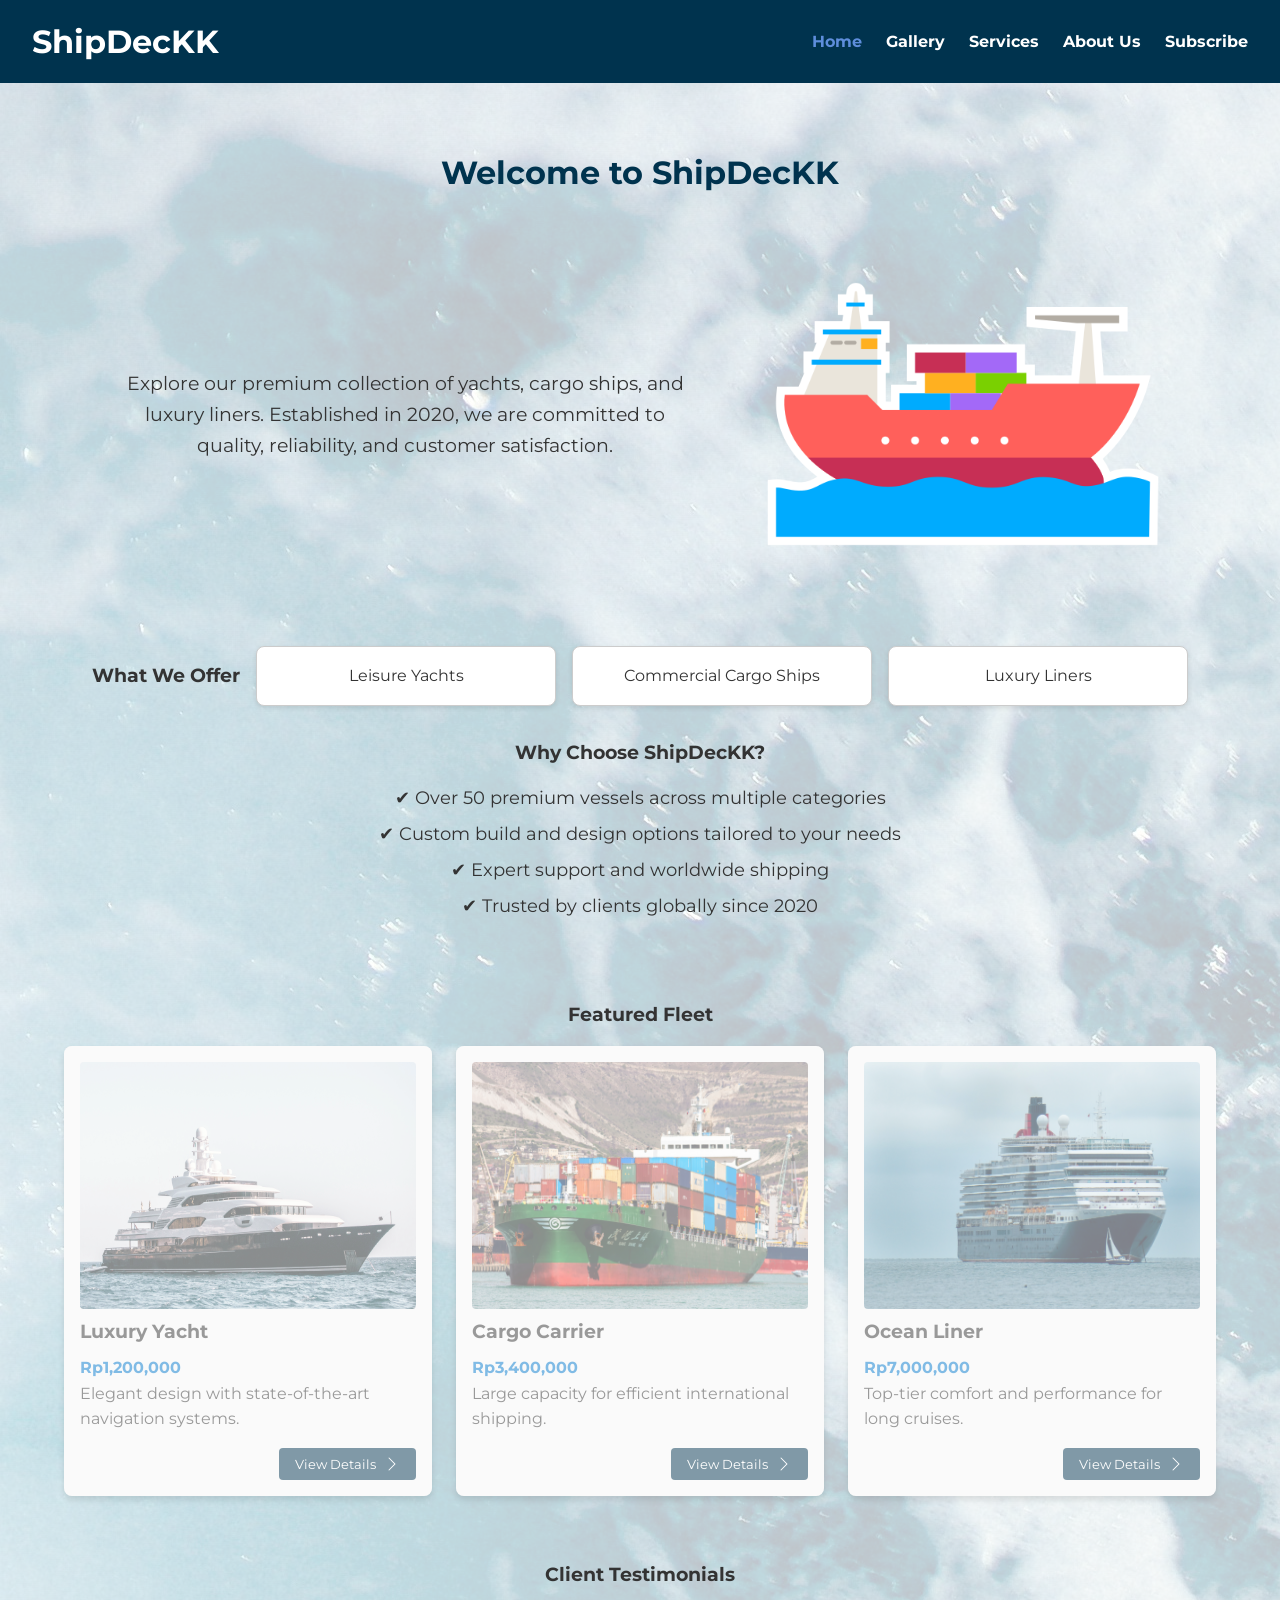
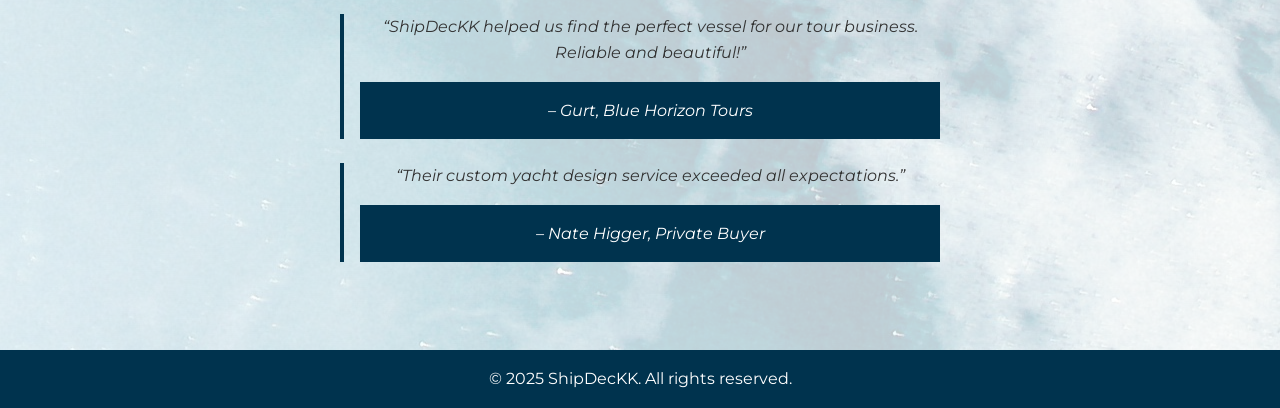
<file: index.html>
<!DOCTYPE html>
<html lang="en">
<head>
  <meta charset="UTF-8">
  <meta name="viewport" content="width=device-width, initial-scale=1.0">
  <title>ShipDecKK - Home</title>
  <link rel="stylesheet" href="css/styles.css"><link rel="preconnect" href="https://fonts.googleapis.com">
  <link rel="preconnect" href="https://fonts.gstatic.com" crossorigin>
  <link href="https://fonts.googleapis.com/css2?family=Montserrat:ital,wght@0,100..900;1,100..900&family=Poppins:ital,wght@0,100;0,200;0,300;0,400;0,500;0,600;0,700;0,800;0,900;1,100;1,200;1,300;1,400;1,500;1,600;1,700;1,800;1,900&family=Roboto:ital,wght@0,100..900;1,100..900&display=swap" rel="stylesheet">
</head>
<body>
  <header>
    <h1>ShipDecKK</h1>
    <div class="nav-toggle" id="navToggle">
      <span></span>
      <span></span>
      <span></span>
    </div>
    <nav>
      <ul id="navMenu">
        <li><a href="index.html" class="active">Home</a></li>
        <li><a href="gallery.html">Gallery</a></li>
        <li><a href="services.html">Services</a></li>
        <li><a href="about.html">About Us</a></li>
        <li><a href="subscribe.html">Subscribe</a></li>
      </ul>
    </nav>
  </header>

  <main class="home-main">
    <section class="intro">
      <h2>Welcome to ShipDecKK</h2>
      <div class="intro-contents">
        <p>Explore our premium collection of yachts, cargo ships, and luxury liners. Established in 2020, we are committed to quality, reliability, and customer satisfaction.</p>
        <img src="assets/home/intro.png" alt="ShipDecKK Intro Image" class="intro-image">
      </div>
    </section>

    <section class="categories">
      <h3>What We Offer</h3>
      <div class="card">Leisure Yachts</div>
      <div class="card">Commercial Cargo Ships</div>
      <div class="card">Luxury Liners</div>
    </section>

    <section class="why-choose-us">
      <h3>Why Choose ShipDecKK?</h3>
      <ul>
        <li>✔ Over 50 premium vessels across multiple categories</li>
        <li>✔ Custom build and design options tailored to your needs</li>
        <li>✔ Expert support and worldwide shipping</li>
        <li>✔ Trusted by clients globally since 2020</li>
      </ul>
    </section>
    
    <section class="featured-fleet">
      <h3>Featured Fleet</h3>
      <div class="gallery-grid">
        <div class="ship-card">
          <img src="assets/gallery/ship1.jpg" alt="Luxury Yacht">
          <div class="ship-info">
            <h3>Luxury Yacht</h3>
            <p class="price">Rp1,200,000</p>
            <p>Elegant design with state-of-the-art navigation systems.</p>
          </div>
          <button type="button" class="view-details-btn">View Details<svg xmlns="http://www.w3.org/2000/svg" width="16" height="16" fill="currentColor" class="bi bi-chevron-right" viewBox="0 0 16 16">
          <path fill-rule="evenodd" d="M4.646 1.646a.5.5 0 0 1 .708 0l6 6a.5.5 0 0 1 0 .708l-6 6a.5.5 0 0 1-.708-.708L10.293 8 4.646 2.354a.5.5 0 0 1 0-.708"/>
          </svg></button>
        </div>
        <div class="ship-card">
          <img src="assets/gallery/ship2.jpg" alt="Cargo Carrier">
          <div class="ship-info">
            <h3>Cargo Carrier</h3>
            <p class="price">Rp3,400,000</p>
            <p>Large capacity for efficient international shipping.</p>
          </div>
          <button type="button" class="view-details-btn">View Details<svg xmlns="http://www.w3.org/2000/svg" width="16" height="16" fill="currentColor" class="bi bi-chevron-right" viewBox="0 0 16 16">
          <path fill-rule="evenodd" d="M4.646 1.646a.5.5 0 0 1 .708 0l6 6a.5.5 0 0 1 0 .708l-6 6a.5.5 0 0 1-.708-.708L10.293 8 4.646 2.354a.5.5 0 0 1 0-.708"/>
          </svg></button>
        </div>
        <div class="ship-card">
          <img src="assets/gallery/ship3.jpg" alt="Ocean Liner">
          <div class="ship-info">
            <h3>Ocean Liner</h3>
            <p class="price">Rp7,000,000</p>
            <p>Top-tier comfort and performance for long cruises.</p>
          </div>
          <button type="button" class="view-details-btn">View Details<svg xmlns="http://www.w3.org/2000/svg" width="16" height="16" fill="currentColor" class="bi bi-chevron-right" viewBox="0 0 16 16">
          <path fill-rule="evenodd" d="M4.646 1.646a.5.5 0 0 1 .708 0l6 6a.5.5 0 0 1 0 .708l-6 6a.5.5 0 0 1-.708-.708L10.293 8 4.646 2.354a.5.5 0 0 1 0-.708"/>
          </svg></button>
        </div>
      </div>
    </section>
    
    <section class="testimonials">
      <h3>Client Testimonials</h3>
      <blockquote>
        “ShipDecKK helped us find the perfect vessel for our tour business. Reliable and beautiful!”  
        <footer>– Gurt, Blue Horizon Tours</footer>
      </blockquote>
      <blockquote>
        “Their custom yacht design service exceeded all expectations.”  
        <footer>– Nate Higger, Private Buyer</footer>
      </blockquote>
    </section>
  </main>

  <footer>
    <p>&copy; 2025 ShipDecKK. All rights reserved.</p>
  </footer>
  <script src="js/script.js"></script>
</body>
</html>
</file>
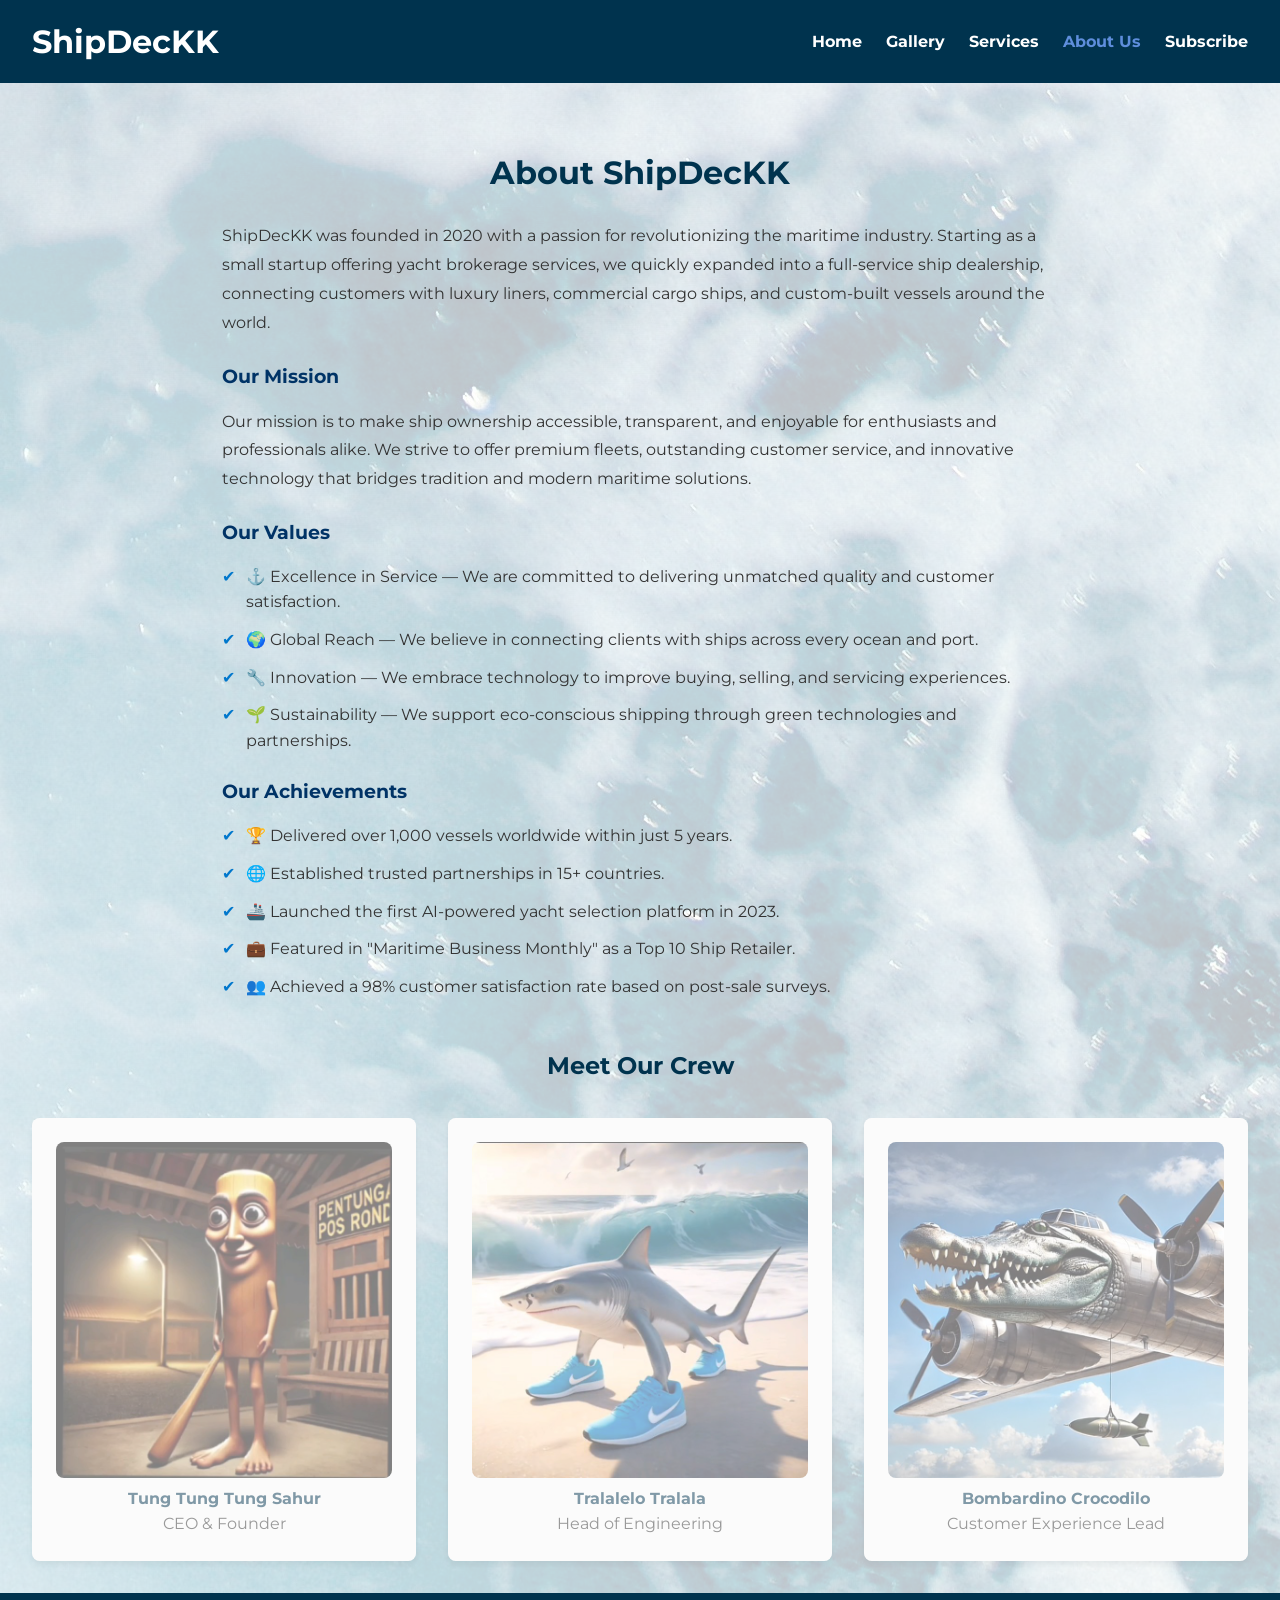
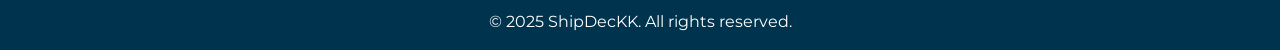
<file: about.html>
<!DOCTYPE html>
<html lang="en">
<head>
  <meta charset="UTF-8">
  <meta name="viewport" content="width=device-width, initial-scale=1.0">
  <title>ShipDecKK - About Us</title>
  <link rel="stylesheet" href="css/styles.css"><link rel="preconnect" href="https://fonts.googleapis.com">
  <link rel="preconnect" href="https://fonts.gstatic.com" crossorigin>
  <link href="https://fonts.googleapis.com/css2?family=Montserrat:ital,wght@0,100..900;1,100..900&family=Poppins:ital,wght@0,100;0,200;0,300;0,400;0,500;0,600;0,700;0,800;0,900;1,100;1,200;1,300;1,400;1,500;1,600;1,700;1,800;1,900&family=Roboto:ital,wght@0,100..900;1,100..900&display=swap" rel="stylesheet">
</head>
<body>
  <header>
    <h1>ShipDecKK</h1>
    <div class="nav-toggle" id="navToggle">
      <span></span>
      <span></span>
      <span></span>
    </div>
    <nav>
      <ul id="navMenu">
        <li><a href="index.html">Home</a></li>
        <li><a href="gallery.html">Gallery</a></li>
        <li><a href="services.html">Services</a></li>
        <li><a href="about.html" class="active">About Us</a></li>
        <li><a href="subscribe.html">Subscribe</a></li>
      </ul>
    </nav>
  </header>

  <main>
    <section class="about-overview">
      <h2>About ShipDecKK</h2>
      <p class="about-paragraph">
        ShipDecKK was founded in 2020 with a passion for revolutionizing the maritime industry. Starting as a small startup offering yacht brokerage services, we quickly expanded into a full-service ship dealership, connecting customers with luxury liners, commercial cargo ships, and custom-built vessels around the world.
      </p>
    
      <h3>Our Mission</h3>
      <p class="about-paragraph">
        Our mission is to make ship ownership accessible, transparent, and enjoyable for enthusiasts and professionals alike. We strive to offer premium fleets, outstanding customer service, and innovative technology that bridges tradition and modern maritime solutions.
      </p>
    
      <h3>Our Values</h3>
      <ul class="values-list">
        <li>⚓ Excellence in Service — We are committed to delivering unmatched quality and customer satisfaction.</li>
        <li>🌍 Global Reach — We believe in connecting clients with ships across every ocean and port.</li>
        <li>🔧 Innovation — We embrace technology to improve buying, selling, and servicing experiences.</li>
        <li>🌱 Sustainability — We support eco-conscious shipping through green technologies and partnerships.</li>
      </ul>
    
      <h3>Our Achievements</h3>
      <ul class="achievements-list">
        <li>🏆 Delivered over 1,000 vessels worldwide within just 5 years.</li>
        <li>🌐 Established trusted partnerships in 15+ countries.</li>
        <li>🚢 Launched the first AI-powered yacht selection platform in 2023.</li>
        <li>💼 Featured in "Maritime Business Monthly" as a Top 10 Ship Retailer.</li>
        <li>👥 Achieved a 98% customer satisfaction rate based on post-sale surveys.</li>
      </ul>
    </section>

    <section class="team">
      <h2>Meet Our Crew</h2>
      <div class="team-grid">
        <div class="team-member">
          <img src="assets/about/Tung Tung Tung Sahur.jpg" alt="Tung Tung Tung Sahur">
          <h4>Tung Tung Tung Sahur</h4>
          <p>CEO & Founder</p>
        </div>
        <div class="team-member">
          <img src="assets/about/Tralalelo Tralala.jpg" alt="Tralalelo Tralala">
          <h4>Tralalelo Tralala</h4>
          <p>Head of Engineering</p>
        </div>
        <div class="team-member">
          <img src="assets/about/Bombardino Crocodilo.jpg" alt="Bombardino Crocodilo">
          <h4>Bombardino Crocodilo</h4>
          <p>Customer Experience Lead</p>
        </div>
      </div>
    </section>
  </main>

  <footer>
    <p>&copy; 2025 ShipDecKK. All rights reserved.</p>
  </footer>
  
  <script defer src="js/script.js"></script>
</body>
</html>
</file>
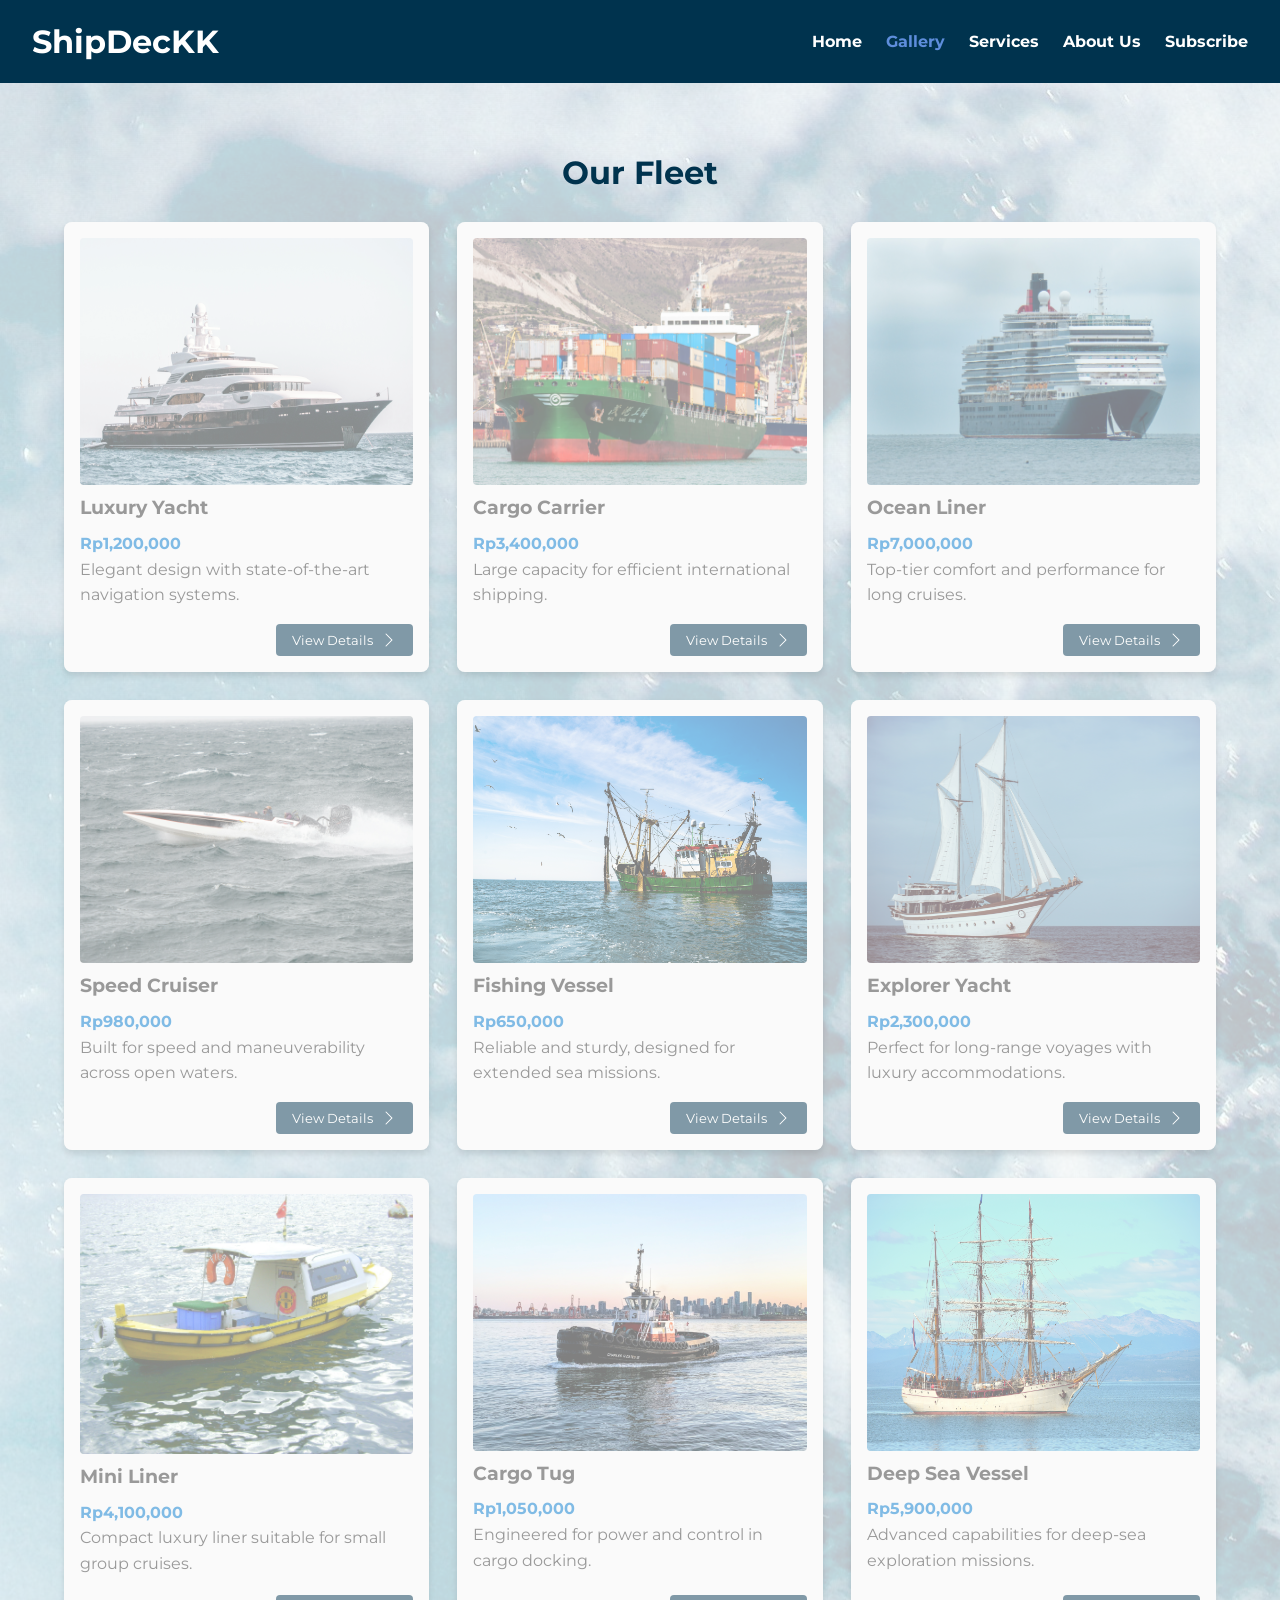
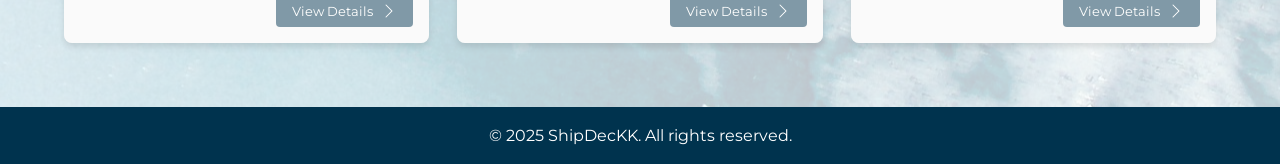
<file: gallery.html>
<!DOCTYPE html>
<html lang="en">
<head>
  <meta charset="UTF-8">
  <meta name="viewport" content="width=device-width, initial-scale=1.0">
  <title>ShipDecKK - Gallery</title>
  <link rel="stylesheet" href="css/styles.css"><link rel="preconnect" href="https://fonts.googleapis.com">
  <link rel="preconnect" href="https://fonts.gstatic.com" crossorigin>
  <link href="https://fonts.googleapis.com/css2?family=Montserrat:ital,wght@0,100..900;1,100..900&family=Poppins:ital,wght@0,100;0,200;0,300;0,400;0,500;0,600;0,700;0,800;0,900;1,100;1,200;1,300;1,400;1,500;1,600;1,700;1,800;1,900&family=Roboto:ital,wght@0,100..900;1,100..900&display=swap" rel="stylesheet">
</head>
<body>
  <header>
    <h1>ShipDecKK</h1>
    <div class="nav-toggle" id="navToggle">
      <span></span>
      <span></span>
      <span></span>
    </div>
    <nav>
      <ul id="navMenu">
        <li><a href="index.html">Home</a></li>
        <li><a href="gallery.html" class="active">Gallery</a></li>
        <li><a href="services.html">Services</a></li>
        <li><a href="about.html">About Us</a></li>
        <li><a href="subscribe.html">Subscribe</a></li>
      </ul>
    </nav>
  </header>

  <main>
    <section class="gallery">
      <h2>Our Fleet</h2>
      <div class="gallery-grid">
        <div class="ship-card">
          <img src="assets/gallery/ship1.jpg" alt="Luxury Yacht">
          <div class="ship-info">
            <h3>Luxury Yacht</h3>
            <p class="price">Rp1,200,000</p>
            <p>Elegant design with state-of-the-art navigation systems.</p>
          </div>
          <button type="button" class="view-details-btn">View Details<svg xmlns="http://www.w3.org/2000/svg" width="16" height="16" fill="currentColor" class="bi bi-chevron-right" viewBox="0 0 16 16">
          <path fill-rule="evenodd" d="M4.646 1.646a.5.5 0 0 1 .708 0l6 6a.5.5 0 0 1 0 .708l-6 6a.5.5 0 0 1-.708-.708L10.293 8 4.646 2.354a.5.5 0 0 1 0-.708"/>
          </svg></button>
        </div>
        <div class="ship-card">
          <img src="assets/gallery/ship2.jpg" alt="Cargo Carrier">
          <div class="ship-info">
            <h3>Cargo Carrier</h3>
            <p class="price">Rp3,400,000</p>
            <p>Large capacity for efficient international shipping.</p>
          </div>
          <button type="button" class="view-details-btn">View Details<svg xmlns="http://www.w3.org/2000/svg" width="16" height="16" fill="currentColor" class="bi bi-chevron-right" viewBox="0 0 16 16">
          <path fill-rule="evenodd" d="M4.646 1.646a.5.5 0 0 1 .708 0l6 6a.5.5 0 0 1 0 .708l-6 6a.5.5 0 0 1-.708-.708L10.293 8 4.646 2.354a.5.5 0 0 1 0-.708"/>
          </svg></button>
        </div>
        <div class="ship-card">
          <img src="assets/gallery/ship3.jpg" alt="Ocean Liner">
          <div class="ship-info">
            <h3>Ocean Liner</h3>
            <p class="price">Rp7,000,000</p>
            <p>Top-tier comfort and performance for long cruises.</p>
          </div>
          <button type="button" class="view-details-btn">View Details<svg xmlns="http://www.w3.org/2000/svg" width="16" height="16" fill="currentColor" class="bi bi-chevron-right" viewBox="0 0 16 16">
          <path fill-rule="evenodd" d="M4.646 1.646a.5.5 0 0 1 .708 0l6 6a.5.5 0 0 1 0 .708l-6 6a.5.5 0 0 1-.708-.708L10.293 8 4.646 2.354a.5.5 0 0 1 0-.708"/>
          </svg></button>
        </div>
        <div class="ship-card">
          <img src="assets/gallery/ship4.jpg" alt="Speed Cruiser">
          <div class="ship-info">
            <h3>Speed Cruiser</h3>
            <p class="price">Rp980,000</p>
            <p>Built for speed and maneuverability across open waters.</p>
          </div>
          <button type="button" class="view-details-btn">View Details<svg xmlns="http://www.w3.org/2000/svg" width="16" height="16" fill="currentColor" class="bi bi-chevron-right" viewBox="0 0 16 16">
          <path fill-rule="evenodd" d="M4.646 1.646a.5.5 0 0 1 .708 0l6 6a.5.5 0 0 1 0 .708l-6 6a.5.5 0 0 1-.708-.708L10.293 8 4.646 2.354a.5.5 0 0 1 0-.708"/>
          </svg></button>
        </div>
        <div class="ship-card">
          <img src="assets/gallery/ship5.jpg" alt="Fishing Vessel">
          <div class="ship-info">
            <h3>Fishing Vessel</h3>
            <p class="price">Rp650,000</p>
            <p>Reliable and sturdy, designed for extended sea missions.</p>
          </div>
          <button type="button" class="view-details-btn">View Details<svg xmlns="http://www.w3.org/2000/svg" width="16" height="16" fill="currentColor" class="bi bi-chevron-right" viewBox="0 0 16 16">
          <path fill-rule="evenodd" d="M4.646 1.646a.5.5 0 0 1 .708 0l6 6a.5.5 0 0 1 0 .708l-6 6a.5.5 0 0 1-.708-.708L10.293 8 4.646 2.354a.5.5 0 0 1 0-.708"/>
          </svg></button>
        </div>
        <div class="ship-card">
          <img src="assets/gallery/ship6.jpg" alt="Explorer Yacht">
          <div class="ship-info">
            <h3>Explorer Yacht</h3>
            <p class="price">Rp2,300,000</p>
            <p>Perfect for long-range voyages with luxury accommodations.</p>
          </div>
          <button type="button" class="view-details-btn">View Details<svg xmlns="http://www.w3.org/2000/svg" width="16" height="16" fill="currentColor" class="bi bi-chevron-right" viewBox="0 0 16 16">
          <path fill-rule="evenodd" d="M4.646 1.646a.5.5 0 0 1 .708 0l6 6a.5.5 0 0 1 0 .708l-6 6a.5.5 0 0 1-.708-.708L10.293 8 4.646 2.354a.5.5 0 0 1 0-.708"/>
          </svg></button>
        </div>
        <div class="ship-card">
          <img src="assets/gallery/ship7.jpg" alt="Mini Liner">
          <div class="ship-info"> 
            <h3>Mini Liner</h3>
            <p class="price">Rp4,100,000</p>
            <p>Compact luxury liner suitable for small group cruises.</p>
          </div>
          <button type="button" class="view-details-btn">View Details<svg xmlns="http://www.w3.org/2000/svg" width="16" height="16" fill="currentColor" class="bi bi-chevron-right" viewBox="0 0 16 16">
          <path fill-rule="evenodd" d="M4.646 1.646a.5.5 0 0 1 .708 0l6 6a.5.5 0 0 1 0 .708l-6 6a.5.5 0 0 1-.708-.708L10.293 8 4.646 2.354a.5.5 0 0 1 0-.708"/>
          </svg></button>
        </div>
        <div class="ship-card">
          <img src="assets/gallery/ship8.jpg" alt="Cargo Tug">
          <div class="ship-info">
            <h3>Cargo Tug</h3>
            <p class="price">Rp1,050,000</p>
            <p>Engineered for power and control in cargo docking.</p>
          </div>
          <button type="button" class="view-details-btn">View Details<svg xmlns="http://www.w3.org/2000/svg" width="16" height="16" fill="currentColor" class="bi bi-chevron-right" viewBox="0 0 16 16">
          <path fill-rule="evenodd" d="M4.646 1.646a.5.5 0 0 1 .708 0l6 6a.5.5 0 0 1 0 .708l-6 6a.5.5 0 0 1-.708-.708L10.293 8 4.646 2.354a.5.5 0 0 1 0-.708"/>
          </svg></button>
        </div>
        <div class="ship-card">
          <img src="assets/gallery/ship9.jpg" alt="Deep Sea Vessel">
          <div class="ship-info">
            <h3>Deep Sea Vessel</h3>
            <p class="price">Rp5,900,000</p>
            <p>Advanced capabilities for deep-sea exploration missions.</p>
          </div>
          <button type="button" class="view-details-btn">View Details<svg xmlns="http://www.w3.org/2000/svg" width="16" height="16" fill="currentColor" class="bi bi-chevron-right" viewBox="0 0 16 16">
          <path fill-rule="evenodd" d="M4.646 1.646a.5.5 0 0 1 .708 0l6 6a.5.5 0 0 1 0 .708l-6 6a.5.5 0 0 1-.708-.708L10.293 8 4.646 2.354a.5.5 0 0 1 0-.708"/>
          </svg></button>
        </div>
      </div>
    </section>
  </main>
  
  <footer>
    <p>&copy; 2025 ShipDecKK. All rights reserved.</p>
  </footer>
  <script src="js/script.js"></script>
</body>
</html>
</file>
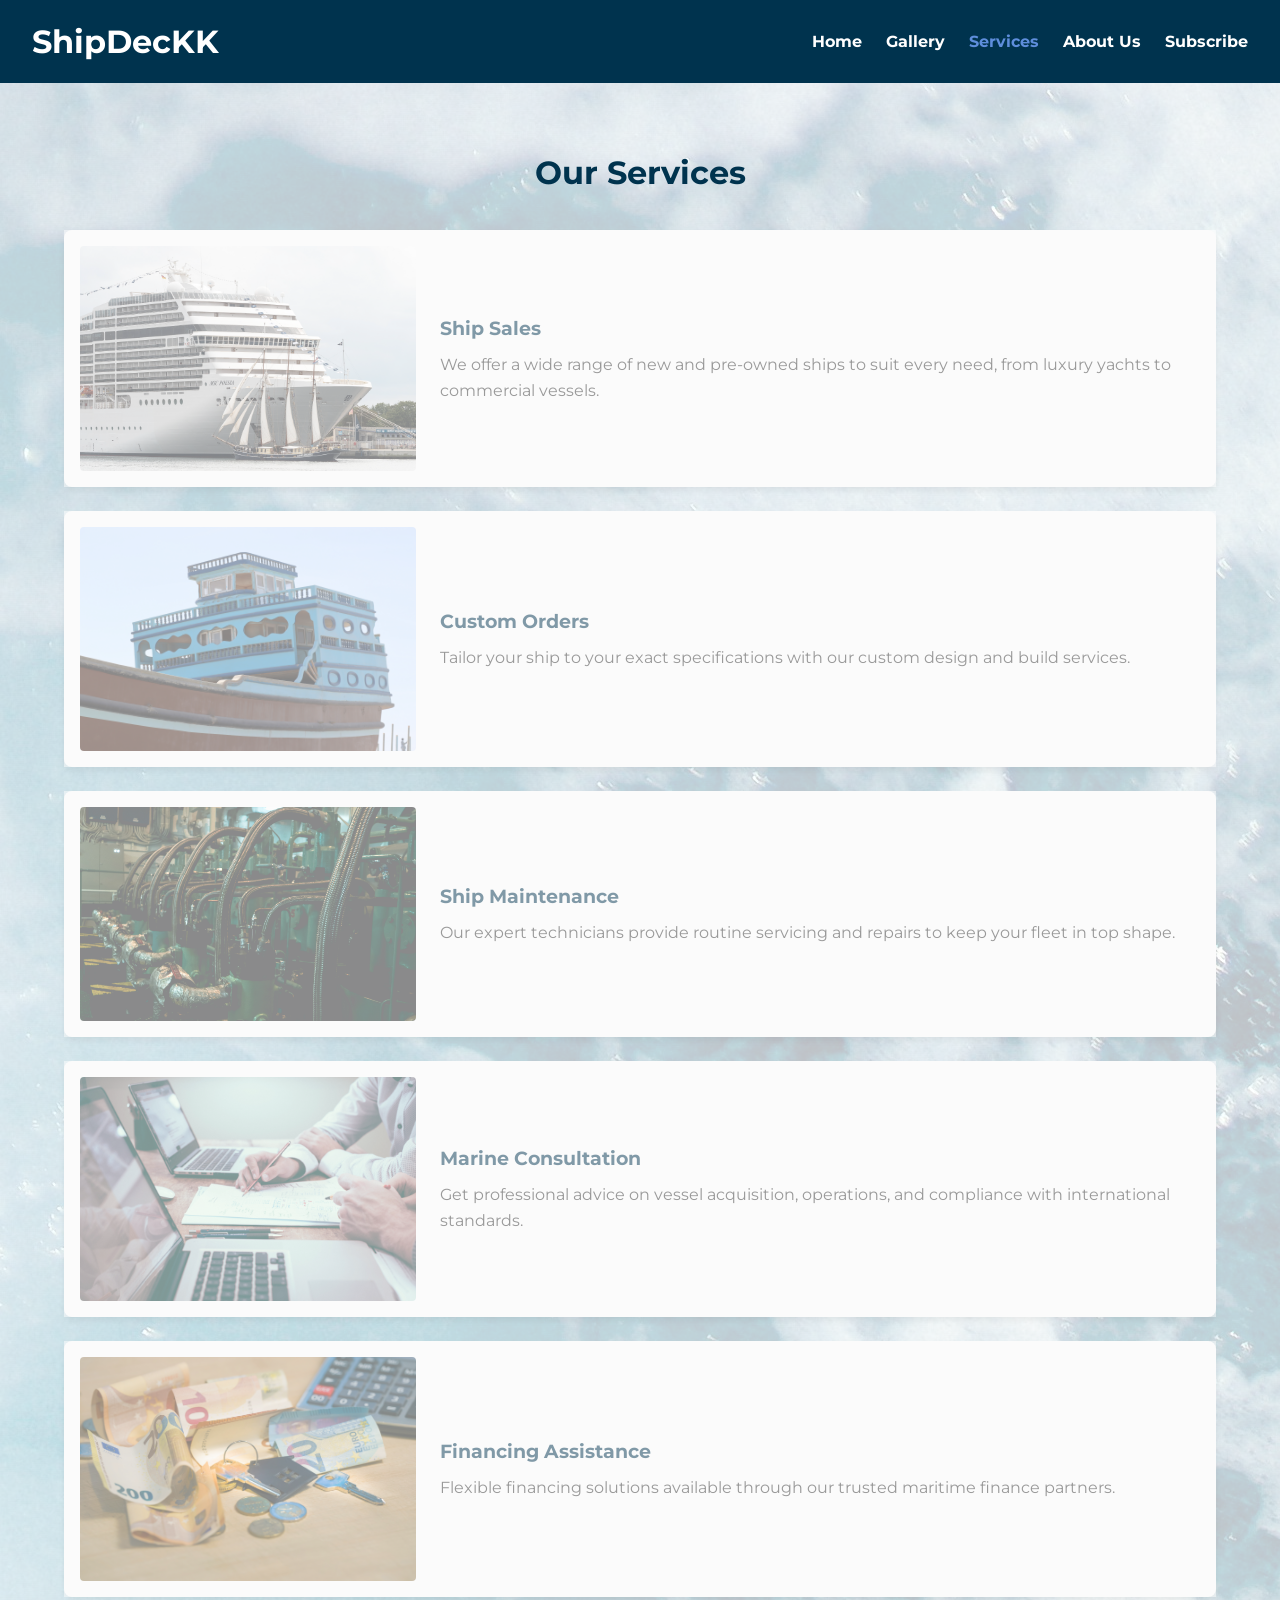
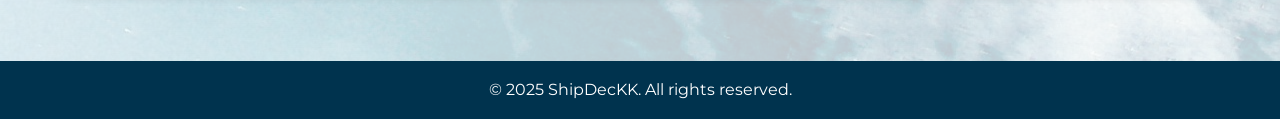
<file: services.html>
<!DOCTYPE html>
<html lang="en">
<head>
  <meta charset="UTF-8">
  <meta name="viewport" content="width=device-width, initial-scale=1.0">
  <title>ShipDecKK - Services</title>
  <link rel="stylesheet" href="css/styles.css"><link rel="preconnect" href="https://fonts.googleapis.com">
  <link rel="preconnect" href="https://fonts.gstatic.com" crossorigin>
  <link href="https://fonts.googleapis.com/css2?family=Montserrat:ital,wght@0,100..900;1,100..900&family=Poppins:ital,wght@0,100;0,200;0,300;0,400;0,500;0,600;0,700;0,800;0,900;1,100;1,200;1,300;1,400;1,500;1,600;1,700;1,800;1,900&family=Roboto:ital,wght@0,100..900;1,100..900&display=swap" rel="stylesheet">
</head>
<body>
  <header>
    <h1>ShipDecKK</h1>
    <div class="nav-toggle" id="navToggle">
      <span></span>
      <span></span>
      <span></span>
    </div>
    <nav>
      <ul id="navMenu">
        <li><a href="index.html">Home</a></li>
        <li><a href="gallery.html">Gallery</a></li>
        <li><a href="services.html" class="active">Services</a></li>
        <li><a href="about.html">About Us</a></li>
        <li><a href="subscribe.html">Subscribe</a></li>
      </ul>
    </nav>
  </header>

  <main>
    <section class="services">
      <h2>Our Services</h2>
      <div class="services-list">
        <div class="service-item">
          <img src="assets/services/ship-sales.jpg" alt="Ship Sales" class="service-image">
          <div class="service-info">
            <h3>Ship Sales</h3>
            <p>We offer a wide range of new and pre-owned ships to suit every need, from luxury yachts to commercial vessels.</p>
          </div>
        </div>
        <div class="service-item">
          <img src="assets/services/custom-orders.jpg" alt="Custom Orders" class="service-image">
          <div class="service-info">
            <h3>Custom Orders</h3>
            <p>Tailor your ship to your exact specifications with our custom design and build services.</p>
          </div>
        </div>
        <div class="service-item">
          <img src="assets/services/ship-maintenance.jpg" alt="Ship Maintenance" class="service-image">
          <div class="service-info">
            <h3>Ship Maintenance</h3>
            <p>Our expert technicians provide routine servicing and repairs to keep your fleet in top shape.</p>
          </div>
        </div>
        <div class="service-item">
          <img src="assets/services/marine-consultation.jpg" alt="Marine Consultation" class="service-image">
          <div class="service-info">
            <h3>Marine Consultation</h3>
            <p>Get professional advice on vessel acquisition, operations, and compliance with international standards.</p>
          </div>
        </div>
        <div class="service-item">
          <img src="assets/services/financing-assistance.jpg" alt="Financing Assistance" class="service-image">
          <div class="service-info">
            <h3>Financing Assistance</h3>
            <p>Flexible financing solutions available through our trusted maritime finance partners.</p>
          </div>
        </div>
      </div>
    </section>
  </main>

  <footer>
    <p>&copy; 2025 ShipDecKK. All rights reserved.</p>
  </footer>
  
  <script src="js/script.js"></script>
</body>
</html>
</file>
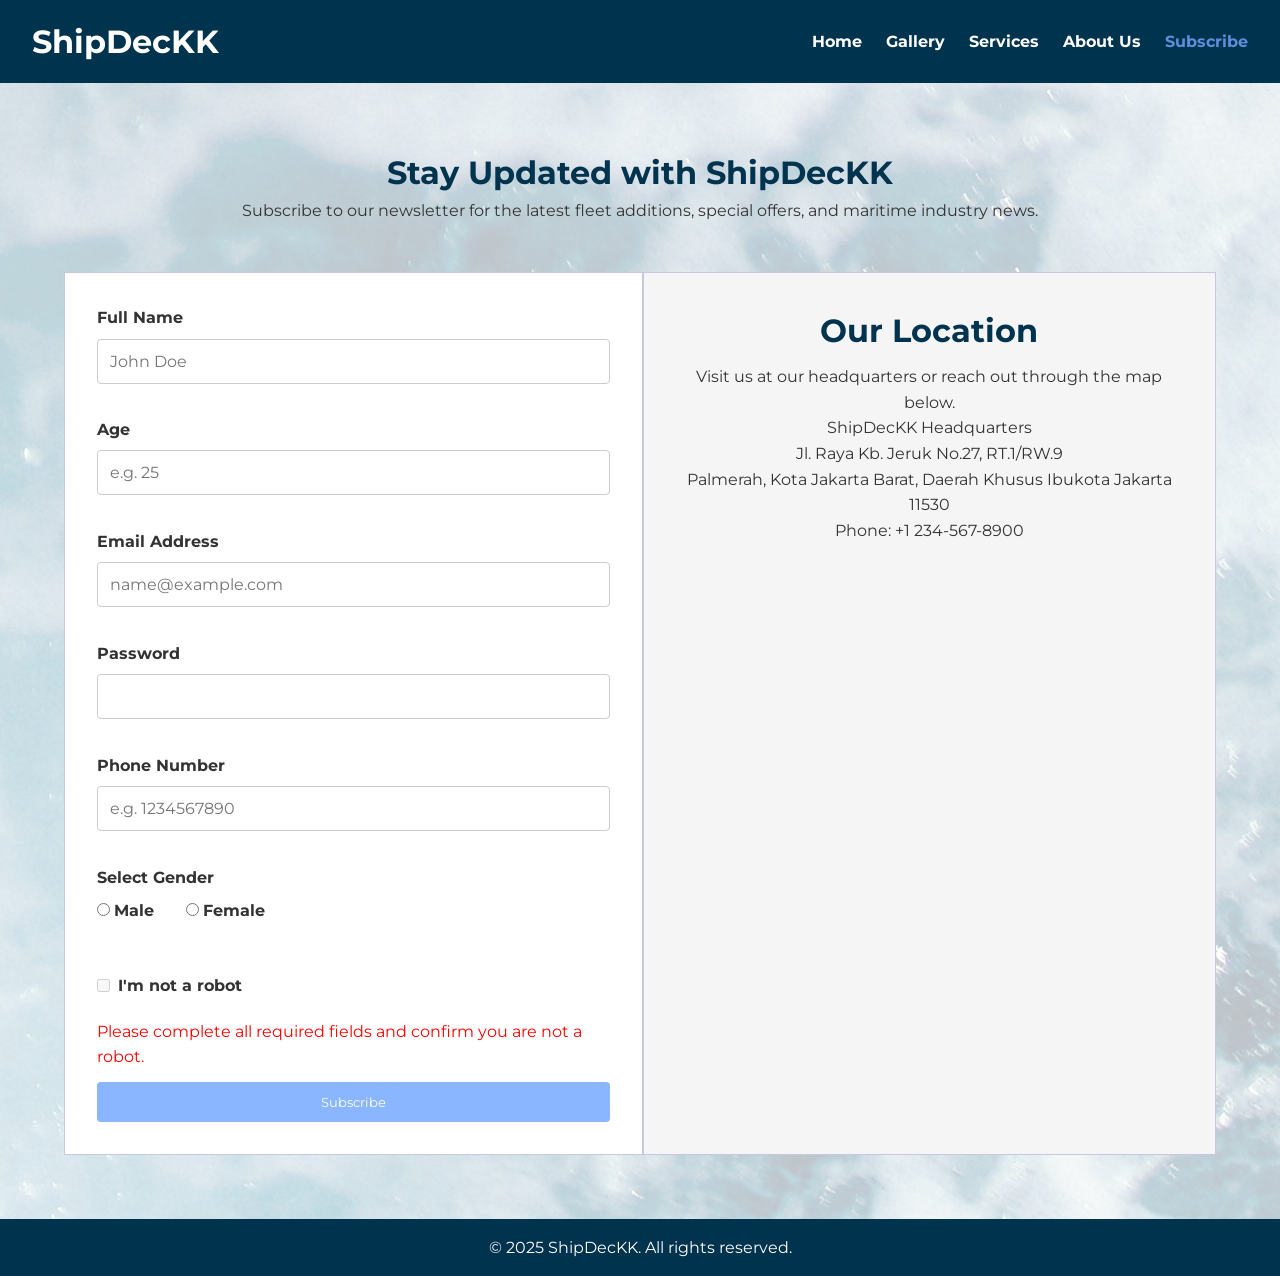
<file: subscribe.html>
<!DOCTYPE html>
<html lang="en">
<head>
  <meta charset="UTF-8">
  <meta name="viewport" content="width=device-width, initial-scale=1.0">
  <title>ShipDecKK - Subscribe</title>
  <link rel="stylesheet" href="css/styles.css"><link rel="preconnect" href="https://fonts.googleapis.com">
  <link rel="preconnect" href="https://fonts.gstatic.com" crossorigin>
  <link href="https://fonts.googleapis.com/css2?family=Montserrat:ital,wght@0,100..900;1,100..900&family=Poppins:ital,wght@0,100;0,200;0,300;0,400;0,500;0,600;0,700;0,800;0,900;1,100;1,200;1,300;1,400;1,500;1,600;1,700;1,800;1,900&family=Roboto:ital,wght@0,100..900;1,100..900&display=swap" rel="stylesheet">
</head>
<body>
  <header>
    <h1>ShipDecKK</h1>
    <div class="nav-toggle" id="navToggle">
      <span></span>
      <span></span>
      <span></span>
    </div>
    <nav>
      <ul id="navMenu">
        <li><a href="index.html">Home</a></li>
        <li><a href="gallery.html">Gallery</a></li>
        <li><a href="services.html">Services</a></li>
        <li><a href="about.html">About Us</a></li>
        <li><a href="subscribe.html" class="active">Subscribe</a></li>
      </ul>
    </nav>
  </header>

  <main>
    <section class="subscribe">
      <h2>Stay Updated with ShipDecKK</h2>
      <p>Subscribe to our newsletter for the latest fleet additions, special offers, and maritime industry news.</p>
      <div class="subscribe-contents">
        <form class="subscribe-form">
          <div class="form-attribute name-input">
            <label for="name">Full Name</label>
            <input type="text" id="name" name="name" placeholder="John Doe" required>
            <small id="nameError" class="error-message">Please enter your full name.</small>
          </div>

          <div class="form-attribute age-input">
            <label for="age">Age</label>
            <input type="number" id="age" name="age" placeholder="e.g. 25" min="1" max="120" required>
            <small id="ageError" class="error-message">Please enter a valid age (1-120).</small>
          </div>
        
          <div class="form-attribute email-input">
            <label for="email">Email Address</label>
            <input type="email" id="email" name="email" placeholder="name@example.com" required>
            <small id="emailError" class="error-message">Please enter a valid email address.</small>
          </div>

          <div class="form-attribute password-input">
            <label for="password">Password</label>
            <input type="password" name="password" id="password" required>
            <small id="passwordError" class="error-message">Please enter a password (8-20 characters).</small>
            </small>
          </div>
        
          <div class="form-attribute phone-input">
            <label for="phone">Phone Number</label>
            <input type="tel" id="phone" name="phone" placeholder="e.g. 1234567890" required>
            <small id="phoneError" class="error-message">Please enter a valid phone number (10-15 digits).</small>
          </div>
        
          <div class="form-attribute gender-input">
            <label for="gender">Select Gender</label>
            <div class="radio-group">
              <div class="male-attribute">
                <input type="radio" id="male" name="gender" value="male" required>
                <label for="male">Male</label>
              </div>
              <div class="female-attribute">
                <input type="radio" id="female" name="gender" value="female">
                <label for="female">Female</label>
              </div>
            </div>
            <small id="genderError" class="error-message">Please select your gender.</small>
          </div>  

          <label class="robot-check">
              <input type="checkbox" id="notRobot" disabled>
              I'm not a robot
          </label>
          
          <div id="formErrorMsg" class="error-message">Please complete all required fields and confirm you are not a robot.</div>
          <button type="submit" id="subscribeBtn" disabled>Subscribe</button>
        
        </form>

        <div class="our-location">
          <h2>Our Location</h2>
          <p>Visit us at our headquarters or reach out through the map below.</p>
          <address>
            ShipDecKK Headquarters<br />
            Jl. Raya Kb. Jeruk No.27, RT.1/RW.9<br />
            Palmerah, Kota Jakarta Barat, Daerah Khusus Ibukota Jakarta 11530<br />
            Phone: +1 234-567-8900
          </address>
        
          <div class="map-container">
            <iframe src="https://www.google.com/maps/embed?pb=!1m18!1m12!1m3!1d63467.58540200419!2d106.69724988519964!3d-6.167690140311924!2m3!1f0!2f0!3f0!3m2!1i1024!2i768!4f13.1!3m3!1m2!1s0x2e69f6dcc7d2c4ad%3A0x209cb1eef39be168!2sBINUS%20UNIVERSITY%20-%20Anggrek%20Campus!5e0!3m2!1sen!2sid!4v1746533843292!5m2!1sen!2sid" width="600" height="450" style="border:0;" allowfullscreen="" loading="lazy" referrerpolicy="no-referrer-when-downgrade"></iframe>          </div>
        </div>
      </div>

    </section>
  </main>

  <footer>
    <p>&copy; 2025 ShipDecKK. All rights reserved.</p>
  </footer>
  <script src="js/script.js"></script>
</body>
</html>
</file>
<file: css/styles.css>
/* styles.css */

/* Reset and Base Styles */
* {
    font-family: "Montserrat", sans-serif;
    margin: 0;
    padding: 0;
    box-sizing: border-box;
}

@keyframes fadeIn {
  from {
    opacity: 0;
  }
  to {
    opacity: 1;
  }
}

@keyframes slideIn {
  from {
    transform: translateY(20px);
    opacity: 0;
  }
  to {
    transform: translateY(0);
    opacity: 1;
  }
}
  
body {
  transition: background-color 0.3s ease-in-out;
  line-height: 1.6;
  background-color: #f4f4f4;
  color: #333;
  padding: 0;
  margin: 0;
}

main, footer {
  animation: fadeIn 2s ease-in-out, slideIn 2s ease-in-out;
}

header {
  background-color: #00334e;
  position: sticky;
  top: 0;
  left: 0;
  z-index: 1000;
  color: #fff;
  padding: 1rem 2rem;
  display: flex;
  align-items: center;
  justify-content: space-between;
  flex-wrap: wrap;
}

header h1 {
  margin: 0;
}

.nav-toggle {
  display: none;
  flex-direction: column;
  cursor: pointer;
  gap: 5px;
  padding: 10px;
  border: 1px solid #fff;
  border-radius: 5px;
}

.nav-toggle span {
  width: 25px;
  height: 3px;
  background-color: #ffffff;
  display: block;
  transition: 0.3s ease;
}

main h2 {
  color: #00334e;
  text-align: center;
}

nav ul {
  list-style: none;
  display: flex;
  justify-content: flex-end;
  gap: 1.5rem;
}

nav a {
  color: white;
  text-decoration: none;
  font-weight: bold;
}

nav a:hover {
  text-decoration: underline;
}

nav a.active {
  color: #5e8edc;
}

main {
  padding: 2rem;
  background-image: url('../assets/ocean.jpg');
  background-color: rgba(255, 255, 255, 0.75);
  background-blend-mode: lighten;
}

.intro {
  padding: 2rem;
  text-align: center;
}

.intro h2 {
  margin-bottom: 1rem;
  font-size: 2rem;
}

.intro-contents {
  display: flex;
  flex-direction: row;
  align-items: center;
  justify-content: space-evenly;
  gap: 1rem;
}

.intro-contents p {
  width: 50%;
  max-width: 600px;
  font-size: 1.2rem;
  line-height: 1.6;
}

.intro-contents img {
  width: 50%;
  max-width: 400px;
  border-radius: 8px;
}

.categories {
  display: flex;
  flex-wrap: wrap;
  justify-content: center;
  align-items: center;
  gap: 1rem;
}

.card {
  background: #fff;
  padding: 1rem;
  border: 1px solid #ccc;
  width: 300px;
  text-align: center;
  box-shadow: 0 2px 5px rgba(0, 0, 0, 0.1);
  border-radius: 8px;
}

.why-choose-us, .featured-fleet, .testimonials {
  padding: 2rem;
  text-align: center;
}

.why-choose-us ul {
  list-style: none;
  padding: 0;
  margin: 1rem auto;
  max-width: 600px;
}

.why-choose-us li {
  margin: 0.5rem 0;
  font-size: 1.1rem;
}

.featured-fleet .gallery-grid {
  gap: 1.5rem;
  margin-top: 1rem;
}

.testimonials blockquote {
  margin: 1.5rem auto;
  max-width: 600px;
  font-style: italic;
  border-left: 4px solid #00334e;
  padding-left: 1rem;
  color: #333;
}

.testimonials footer {
  margin-top: 1rem;
}

footer {
  text-align: center;
  padding: 1rem;
  background-color: #00334e;
  color: #fff;
  position: relative;
  bottom: 0;
  width: 100%;
}

.gallery {
  padding: 2rem;
  text-align: center;
}

.gallery h2 {
  margin-bottom: 1.5rem;
  font-size: 2rem;
}

.gallery-grid {
  display: grid;
  grid-template-columns: repeat(3, 1fr);
  gap: 1.75rem;
}

.ship-card {
  display: flex;
  flex-direction: column;
  background: #f5f5f5;
  border-radius: 8px;
  padding: 1rem;
  min-height: 450px;
  text-align: left;
  box-shadow: 0 4px 6px rgba(0,0,0,0.1);
  position: relative;
  overflow: hidden;
}

.ship-card .view-details-btn {
  display: flex;
  gap: 8px;
  background-color: #00334e;
  border-radius: 4px;
  border: none;
  color: white;
  padding: 0.5rem 1rem;
  cursor: pointer;
  text-align: end;
  margin-left: auto;
  margin-top: 1rem;
}

.ship-card .view-details-btn:hover {
  background-color: #005a87;
  transition: background-color 0.3s ease;
  text-decoration: underline;
}

.ship-card::before {
  content: '';
  position: absolute;
  top: 0;
  left: 0;
  width: 100%;
  height: 100%;
  background: rgba(255, 255, 255, 0.5);
  transition: opacity 0.3s ease;
}

.ship-card:hover::before {
  opacity: 0;
  z-index: -1;
}

.ship-card img {
  width: 100%;
  height: 60%;
  border-radius: 4px;
}

.ship-info {
  height: 30%;
}

.ship-card h3 {
  margin: 0.5rem 0;
}

.ship-card .price {
  color: #0077cc;
  font-weight: bold;
}

.services {
  padding: 2rem;
  text-align: center;
}

.services h2 {
  margin-bottom: 2rem;
  font-size: 2rem;
}

.services-list {
  display: flex;
  flex-direction: column;
  gap: 1.5rem;
  text-align: left;
}

.service-item {
  display: flex;
  flex-direction: row;
  align-items: center;
  background: #f8f8f8;
  padding: 1rem;
  border-radius: 8px;
  box-shadow: 0 4px 6px rgba(0,0,0,0.05);
  position: relative;
} 

.service-item::before {
  content: '';
  position: absolute;
  top: 0;
  left: 0;
  width: 100%;
  height: 100%;
  background: rgba(255, 255, 255, 0.5);
  transition: opacity 0.3s ease;
}

.service-item:hover::before {
  opacity: 0;
  z-index: -1;
}

.service-image {
  width: 30%;
  border-radius: 4px;
  margin-right: 1.5rem;
}

.service-info {
  text-align: left;
}

.service-item h3 {
  margin-bottom: 0.5rem;
  color: #00334e;
}

.about-overview {
  padding: 2rem;
  max-width: 900px;
  margin: 0 auto;
}

.about-overview h2 {
  margin-bottom: 1.5rem;
  font-size: 2rem;
}

.about-overview h3 {
  margin-top: 1.5rem;
  color: #003366;
}

.about-paragraph {
  text-align: left;
  line-height: 1.8;
  margin: 1rem 0;
}

.values-list, .achievements-list {
  list-style-type: none;
  padding-left: 0;
  margin: 1rem 0;
}

.values-list li, .achievements-list li {
  margin-bottom: 0.75rem;
  padding-left: 1.5rem;
  position: relative;
}

.values-list li::before, .achievements-list li::before {
  content: '✔';
  color: #0077cc;
  position: absolute;
  left: 0;
}

.team-grid {
  display: grid;
  grid-template-columns: repeat(3, 1fr);
  gap: 2rem;
  margin-top: 2rem;
}

.team-member {
  display: flex;
  flex-direction: column;
  align-items: center;
  background: #f8f8f8;
  padding: 1.5rem;
  border-radius: 8px;
  box-shadow: 0 4px 6px rgba(0,0,0,0.05);
  position: relative;
  overflow: hidden;
}

.team-member::before {
  content: '';
  position: absolute;
  top: 0;
  left: 0;
  width: 100%;
  height: 100%;
  background: rgba(255, 255, 255, 0.5);
  transition: opacity 0.3s ease;
}

.team-member:hover::before {
  opacity: 0;
  z-index: -1;
}

.team-member img {
  width: 100%;
  border-radius: 8px;
}

.team-member h4 {
  margin-top: 0.5rem;
  color: #00334e;
}

.error-message {
  opacity: 0;
  color: red;
}

.subscribe {
  padding: 2rem;
  text-align: center;
}

.subscribe h2 {
  font-size: 2rem;
}

.subscribe-contents {
  display: flex;
  flex-direction: row;
  justify-content: space-evenly;
  text-align: center;
  margin-top: 3rem;
}

.subscribe-form {
  background-color: white;
  padding: 2rem;
  border: 1px solid #c6c7e0;
  display: flex;
  flex-direction: column;
  text-align: left;
  gap: 12px;
}

.subscribe-form input, .subscribe-form select {
  padding: 0.75rem;
  font-size: 1rem;
  border: 1px solid #ccc;
  border-radius: 4px;
}

.form-attribute {
  display: flex;
  flex-direction: column;
}

.subscribe-form label {
  font-weight: bold;
  margin-bottom: 0.5rem;
}

.subscribe-form button {
  background-color: #00334e;
  color: #fff;
  padding: 0.75rem;
  border: none;
  border-radius: 4px;
  cursor: pointer;
  transition: background-color 0.3s ease;
}

.subscribe-form button:disabled {
  background-color: #8ab5ff;
  cursor: not-allowed;
}

.subscribe-form button:not(:disabled):hover {
  background-color: #005a87;
}

.radio-group {
  display: flex;
  flex-direction: row;
  gap: 2rem;
}

.robot-check {
  display: flex;
  align-items: center;
  gap: 0.5rem;
  font-weight: bold;
  margin-top: 1rem;
}

.our-location {
  padding: 2rem;
  border: 1px solid #c6c7e0; 
  background-color: #f5f5f5;
}

.our-location h2 {
  margin-bottom: 0.5rem;
}

.our-location address {
  font-style: normal;
  margin-bottom: 1rem;
  line-height: 1.6;
}

.map-container iframe {
  width: 100%;
  max-width: 600px;
  height: 300px;
  border: 1px solid #ccc;
  border-radius: 8px;
}

/* Responsive Design */
@media screen and (max-width: 1024px) {
  .subscribe-contents {
    flex-direction: column;
    align-items: center;
    gap: 4rem;
  }

  .subscribe-form {
    width: 100%;
    max-width: 400px;
  }

  .our-location {
    width: 100%;
    padding: 1rem;
  }
}

@media screen and (max-width: 768px) {
  .nav-toggle {
    display: flex;
    margin-left: auto;
  }

  nav ul {
    display: none;
    flex-direction: column;
    gap: 1rem;
    background-color: #00334e;
    padding: 1rem;
    position: absolute;
    top: 60px;
    right: 10px;
    box-shadow: 0 2px 10px rgba(0,0,0,0.2);
    z-index: 1000;
  }

  nav ul.show {
    display: flex;
  }

  .categories {
    flex-direction: column;
    align-items: center;
  }

  .card {
    width: 90%;
  }

  .intro-contents {
    flex-direction: column;
    align-items: center;
  }

  .intro-contents p {
    width: 100%;
    max-width: none;
  }

  .intro-contents img {
    width: 100%;
    max-width: none;
  }

  .featured-fleet img {
    height: 80%;
  }

  .featured-fleet .ship-info {
    height: 20%;
  }

  .gallery-grid, .team-grid {
    grid-template-columns: 1fr; /* 1 column on small screens */
  }

  .service-item {
    flex-direction: column;
    align-items: center;
  }

  .service-image {
    margin-right: 0;
    margin-bottom: 1rem;
  }

  .service-image, .service-info {
    width: 100%;
  }
}
</file>
